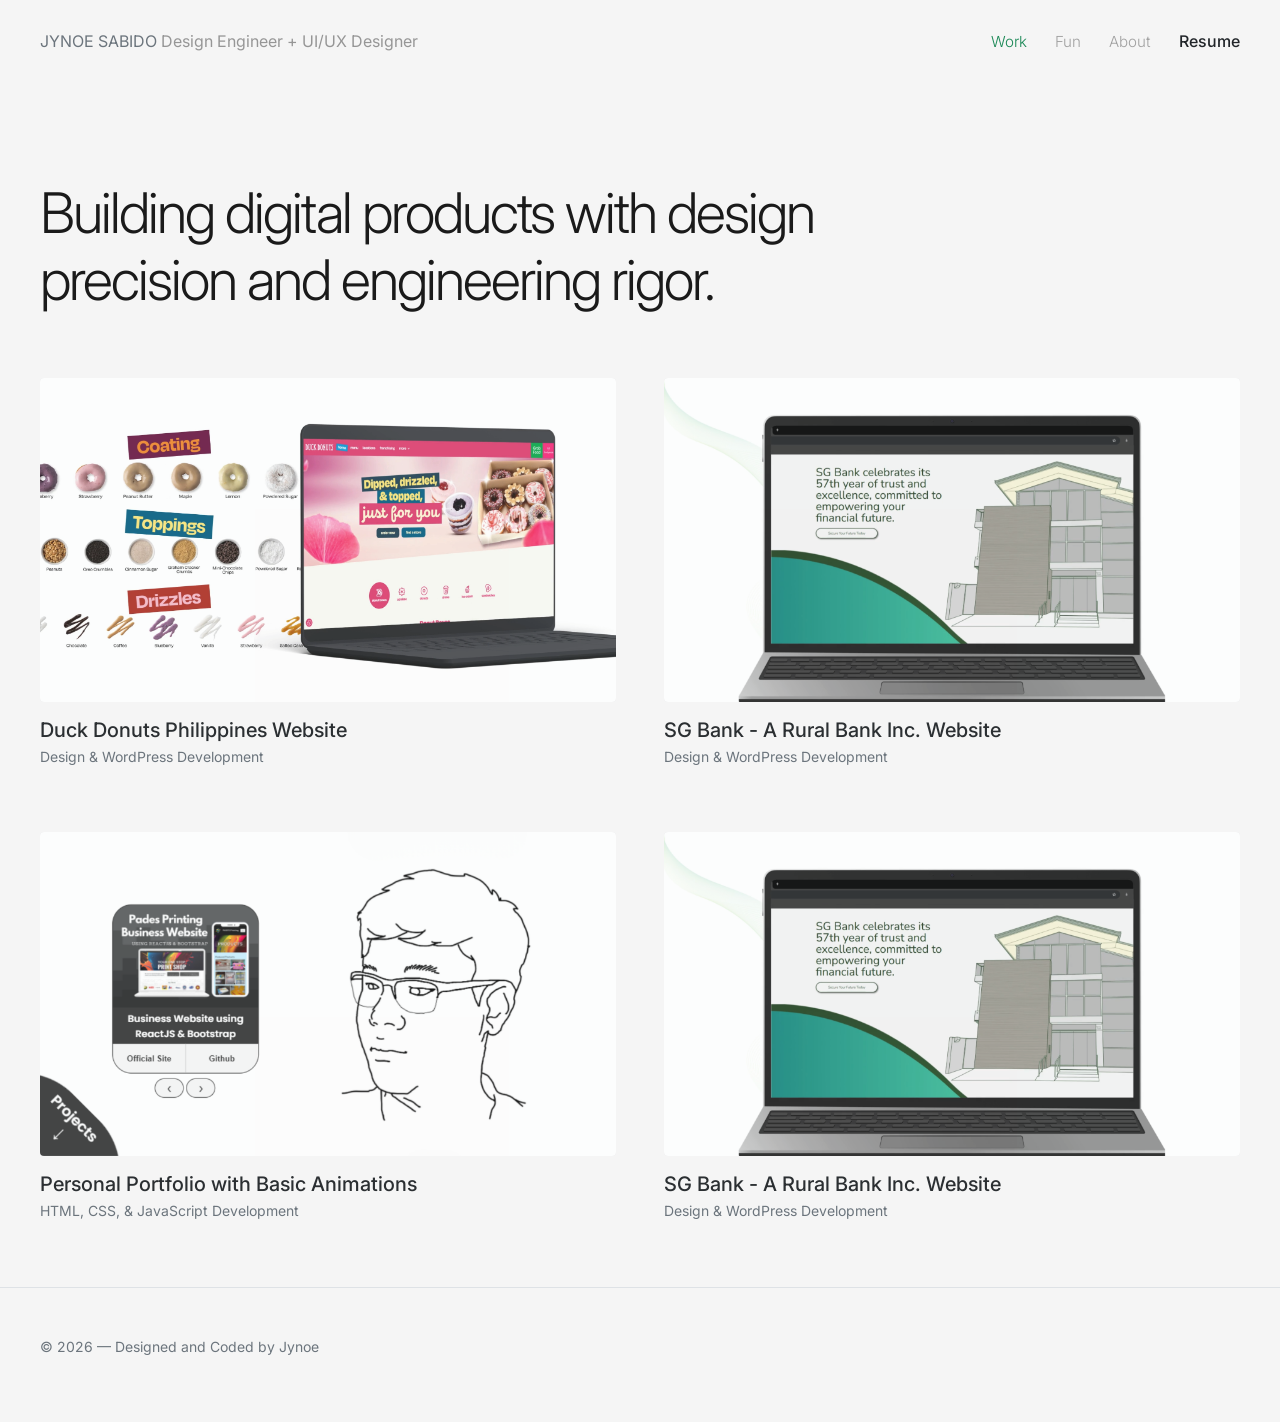
<file: index.html>
<!DOCTYPE html>
<html lang="en">
<head>
    <meta charset="UTF-8">
    <meta name="viewport" content="width=device-width, initial-scale=1.0">
    <title>Portfolio | UI/UX & Engineering</title>
    <link href="https://cdn.jsdelivr.net/npm/bootstrap@5.3.0/dist/css/bootstrap.min.css" rel="stylesheet">
    <link rel="stylesheet" href="style.css">
    <link href="https://fonts.googleapis.com/css2?family=Inter:wght@300;500;700&display=swap" rel="stylesheet">
</head>
<body class="">

    <nav class="navbar navbar-expand-lg py-4">
        <div class="container">
            <a class="navbar-brand text-secondary logo" href="index.html">JYNOE SABIDO <span class="logo-span"> Design Engineer + UI/UX Designer </span></a>
            <div class="ms-auto custom-nav">
                <a href="index.html" class="text-decoration-none text-secondary me-4 fw-light nav-link-custom active">Work</a>
                <a href="fun.html" class="text-decoration-none text-secondary me-4 fw-light nav-link-custom">Fun</a>
                <a href="about.html" class="text-decoration-none text-secondary me-4 fw-light nav-link-custom">About</a>
                <a href="/documents/Sabido - CV 2026.pdf" class="text-decoration-none text-dark fw-medium">Resume</a>
            </div>
        </div>
    </nav>

    <header class="container my-5 pt-5 pb-2">
        <div class="row">
            <div class="col-lg-10">
                <h1 class="display-4 fw-light ls-tight">
                    Building digital products with <span class="text-serif">design precision</span> and <span class="text-mono">engineering rigor</span>.
                </h1>
            </div>
        </div>
    </header>

    <main id="work" class="container pb-5">
        <div class="row g-5">
            <div class="col-md-6">
                <a href="#" class="project-link group">
                    <div class="ratio ratio-16x9 overflow-hidden rounded-1 bg-secondary-subtle mb-3 card-motion">
                        <video muted loop playsinline class="object-fit-cover preview-video" preload="metadata" poster="thumbnails/DD Thumbnail.png"> <source src="videos/duck-donuts-video.mp4" type="video/mp4">
                        </video>
                    </div>
                    <h3 class="h5 mb-1 text-secondary-emphasis">Duck Donuts Philippines Website</h3>
                    <p class="text-secondary small">Design & WordPress Development</p>
                </a>
            </div>

            <div class="col-md-6">
                <a href="#" class="project-link group">
                    <div class="ratio ratio-16x9 overflow-hidden rounded-1 bg-secondary-subtle mb-3 card-motion">
                        <video muted loop playsinline class="object-fit-cover preview-video" preload="metadata" poster="thumbnails/CT Thumbnail.png"> <source src="videos/sg-bank-video.mp4" type="video/mp4">
                        </video>
                    </div>
                    <h3 class="h5 mb-1 text-secondary-emphasis">SG Bank - A Rural Bank Inc. Website</h3>
                    <p class="text-secondary small">Design & WordPress Development</p>
                </a>
            </div>

            <div class="col-md-6">
                <a href="#" class="project-link group">
                    <div class="ratio ratio-16x9 overflow-hidden rounded-1 bg-secondary-subtle mb-3 card-motion">
                        <video muted loop playsinline class="object-fit-cover preview-video" preload="metadata" poster="thumbnails/AP Thumbnail.png"> <source src="videos/animated-portfolio-video.mp4" type="video/mp4">
                        </video>
                    </div>
                    <h3 class="h5 mb-1 text-secondary-emphasis">Personal Portfolio with Basic Animations</h3>
                    <p class="text-secondary small">HTML, CSS, & JavaScript Development</p>
                </a>
            </div>

            <div class="col-md-6">
                <a href="#" class="project-link group">
                    <div class="ratio ratio-16x9 overflow-hidden rounded-1 bg-secondary-subtle mb-3 card-motion">
                        <video muted loop playsinline class="object-fit-cover preview-video" preload="metadata" poster="thumbnails/CT Thumbnail.png"> <source src="videos/sg-bank-video.mp4" type="video/mp4">
                        </video>
                    </div>
                    <h3 class="h5 mb-1 text-secondary-emphasis">SG Bank - A Rural Bank Inc. Website</h3>
                    <p class="text-secondary small">Design & WordPress Development</p>
                </a>
            </div>
        </div>
    </main>

    <footer class="container py-5 border-top">
        <p class="small text-secondary">© 2026 — Designed and Coded by Jynoe</p>
    </footer>

    <script src="https://cdn.jsdelivr.net/npm/bootstrap@5.3.0/dist/js/bootstrap.bundle.min.js"></script>
    <script src="script.js"></script>
</body>
</html>
</file>
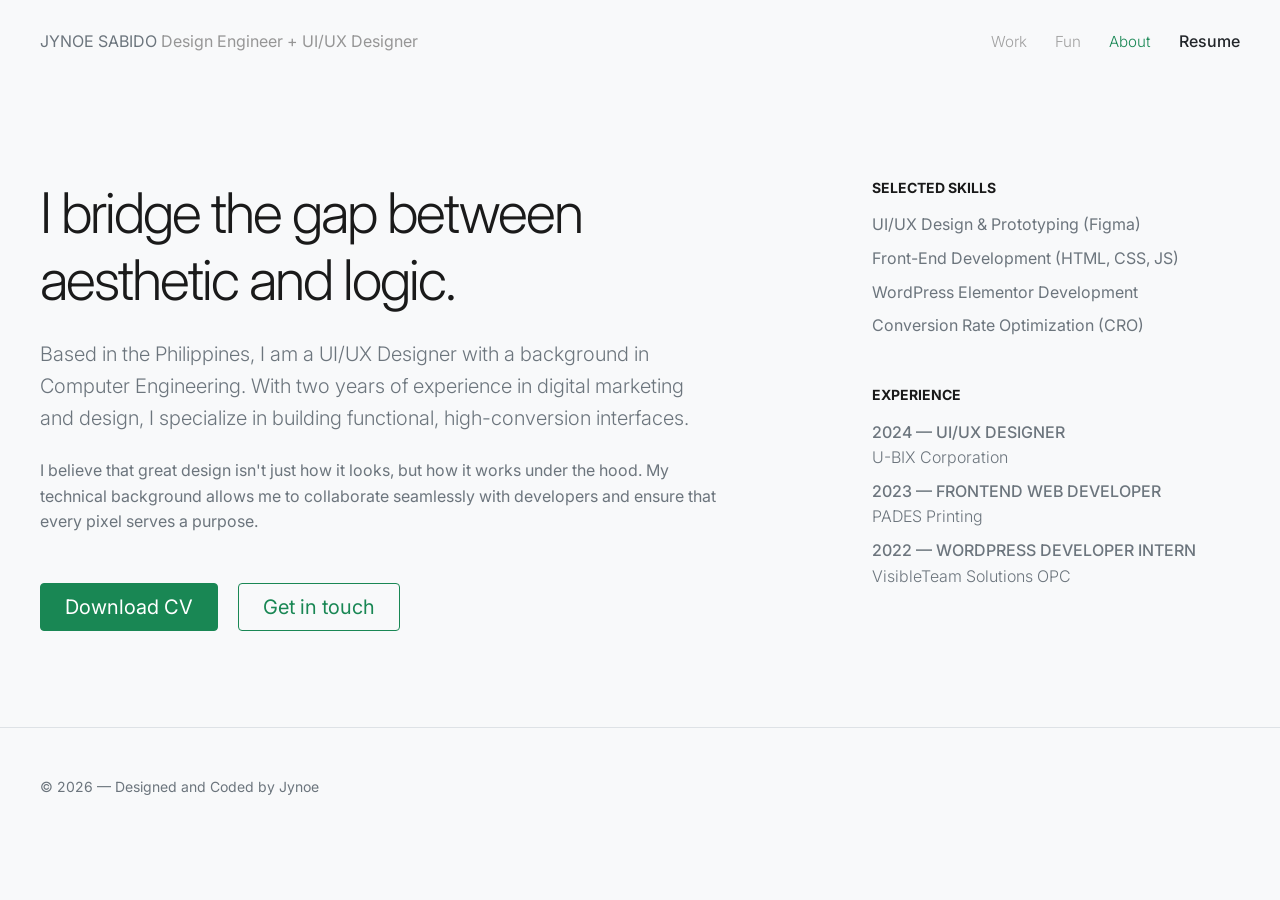
<file: about.html>
<!DOCTYPE html>
<html lang="en">
<head>
    <meta charset="UTF-8">
    <meta name="viewport" content="width=device-width, initial-scale=1.0">
    <title>About | Jynoe Sabido</title>
    <link href="https://cdn.jsdelivr.net/npm/bootstrap@5.3.0/dist/css/bootstrap.min.css" rel="stylesheet">
    <link rel="stylesheet" href="style.css">
    <link href="https://fonts.googleapis.com/css2?family=Inter:wght@300;500;700&display=swap" rel="stylesheet">
</head>
<body class="bg-light">

        <nav class="navbar navbar-expand-lg py-4">
        <div class="container">
            <a class="navbar-brand text-secondary logo" href="index.html">JYNOE SABIDO <span class="logo-span"> Design Engineer + UI/UX Designer </span></a>
            <div class="ms-auto custom-nav">
                <a href="index.html" class="text-decoration-none text-secondary me-4 fw-light nav-link-custom">Work</a>
                <a href="fun.html" class="text-decoration-none text-secondary me-4 fw-light nav-link-custom">Fun</a>
                <a href="about.html" class="text-decoration-none text-secondary me-4 fw-light nav-link-custom active">About</a>
                <a href="/documents/Sabido - CV 2026.pdf" class="text-decoration-none text-dark fw-medium">Resume</a>
            </div>
        </div>
    </nav>

    <main class="container my-5 py-5">
        <div class="row g-5">
            <div class="col-lg-7">
                <h1 class="display-4 fw-light mb-4">I bridge the gap between <span class="text-serif">aesthetic</span> and <span class="text-mono">logic</span>.</h1>
                <p class="lead text-secondary mb-4">
                    Based in the Philippines, I am a UI/UX Designer with a background in Computer Engineering. With two years of experience in digital marketing and design, I specialize in building functional, high-conversion interfaces.
                </p>
                <p class="text-secondary">
                    I believe that great design isn't just how it looks, but how it works under the hood. My technical background allows me to collaborate seamlessly with developers and ensure that every pixel serves a purpose.
                </p>
                
                <div class="mt-5">
                    <a href="/documents/Sabido - CV 2026.pdf" class="btn btn-success btn-lg rounded-1 px-4 py-2 me-3">Download CV</a>
                    <a href="mailto:jynoe.sabido22@gmail.com" class="btn btn-outline-success btn-lg rounded-1 px-4 py-2">Get in touch</a>
                </div>
            </div>

            <div class="col-lg-4 offset-lg-1">
                <div class="mb-5">
                    <h6 class="text-uppercase ls-tight fw-bold small mb-3">Selected Skills</h6>
                    <ul class="list-unstyled text-secondary">
                        <li class="mb-2">UI/UX Design & Prototyping (Figma)</li>
                        <li class="mb-2">Front-End Development (HTML, CSS, JS)</li>
                        <li class="mb-2">WordPress Elementor Development</li>
                        <li class="mb-2">Conversion Rate Optimization (CRO)</li>
                    </ul>
                </div>
                <div>
                    <h6 class="text-uppercase ls-tight fw-bold small mb-3">Experience</h6>
                    <ul class="list-unstyled text-secondary">
                        <li class="fw-medium">2024 — UI/UX DESIGNER</li>
                        <li class="mb-2 fw-light">U-BIX Corporation</li>
                        <li class="fw-medium">2023 — FRONTEND WEB DEVELOPER</li>
                        <li class="mb-2 fw-light">PADES Printing</li>
                        <li class="fw-medium">2022 — WORDPRESS DEVELOPER INTERN</li>
                        <li class="mb-2 fw-light">VisibleTeam Solutions OPC</li>
                    </ul>
                </div>
            </div>
        </div>
    </main>

    <footer class="container py-5 border-top">
        <p class="small text-secondary">© 2026 — Designed and Coded by Jynoe</p>
    </footer>

    <script src="https://cdn.jsdelivr.net/npm/bootstrap@5.3.0/dist/js/bootstrap.bundle.min.js"></script>
    <script src="script.js"></script>
</body>
</html>
</file>
<file: style.css>
:root {
    --bg-color: #f5f5f5;
    --text-primary: #1a1a1a;
    --text-secondary: #666666;
    --accent: #0070f3;
    --transition: all 0.5s cubic-bezier(0.23, 1, 0.32, 1);
}

* {
    margin: 0;
    padding: 0;
    box-sizing: border-box;
}

body {
    background-color: var(--bg-color);
    color: var(--text-primary);
    font-family: 'Inter', sans-serif;
    line-height: 1.6;
    -webkit-font-smoothing: antialiased;
}

.container {
    max-width: 1300px;
    margin: 0 auto;
    padding: 0 40px;
}

a {
    text-decoration: none;
}

/* Navigation */
nav {
    padding: 40px 0;
}

.nav-flex {
    display: flex;
    justify-content: space-between;
    align-items: center;
}

.logo {
    font-weight: 400;
    text-decoration: none;
    color: var(--text-primary);
    font-size: 1rem;
}

.logo-span {
    color: #969696;
}

.nav-links a {
    text-decoration: none;
    color: var(--text-secondary);
    margin-left: 30px;
    font-size: 0.9rem;
    transition: var(--transition);
}

.nav-links a:hover {
    color: var(--text-primary);
}

/* Hero Section */
.hero {
    padding: 100px 0 150px 0;
}

h1 {
    font-size: clamp(2.5rem, 6vw, 4.5rem);
    font-weight: 300;
    line-height: 1.1;
    letter-spacing: -2px;
    max-width: 900px;
}

.italic { font-style: italic; font-family: serif; }
.mono { font-family: monospace; color: var(--text-secondary); font-size: 0.8em; }

/* The Grid */
.grid {
    display: grid;
    grid-template-columns: repeat(2, 1fr);
    gap: 60px;
}

.project-card {
    text-decoration: none;
    color: inherit;
    display: block;
}

.video-container {
    width: 100%;
    aspect-ratio: 16 / 10;
    background: #e0e0e0;
    overflow: hidden;
    border-radius: 4px; /* Rachel keeps hers very sharp or slightly rounded */
    transition: var(--transition);
}

video {
    width: 100%;
    height: 100%;
    object-fit: cover;
    filter: grayscale(20%);
    transition: var(--transition);
}

.preview-video {
    opacity: 0.9; /* Dim the video when not active */
    transition: opacity 0.4s ease, transform 0.6s ease;
    filter: grayscale(5%);
}

.project-link:hover .preview-video {
    opacity: 1;
    filter: grayscale(0%);
    transform: scale(1.05); /* Slight zoom in effect */
}

.project-card:hover .video-container {
    transform: scale(0.98);
}

.project-card:hover video {
    filter: grayscale(0%);
}

.project-info {
    margin-top: 20px;
}

.project-info h3 {
    font-size: 1.1rem;
    font-weight: 500;
}

.project-info p {
    color: var(--text-secondary);
    font-size: 0.9rem;
}

/* Responsive */
@media (max-width: 850px) {
    .grid { grid-template-columns: 1fr; }
    .container { padding: 0 20px; }
}

/* For navbar */

/* Use higher specificity to override Bootstrap defaults */
.navbar .custom-nav .nav-link-custom {
    text-decoration: none;
    color: #a0a0a0 !important; /* Forces the muted gray */
    font-size: 0.95rem;
    font-weight: 500;
    transition: all 0.3s ease;
    display: inline-block;
}

/* Hover State */
.navbar .custom-nav .nav-link-custom:hover {
    color: #1a1a1a !important;
}

/* The Active State - The prominent blue */
.navbar .custom-nav .nav-link-custom.active {
    color: #188754 !important; /* This is the prominent blue */
    font-weight: 700;
    pointer-events: none;
}
</file>
